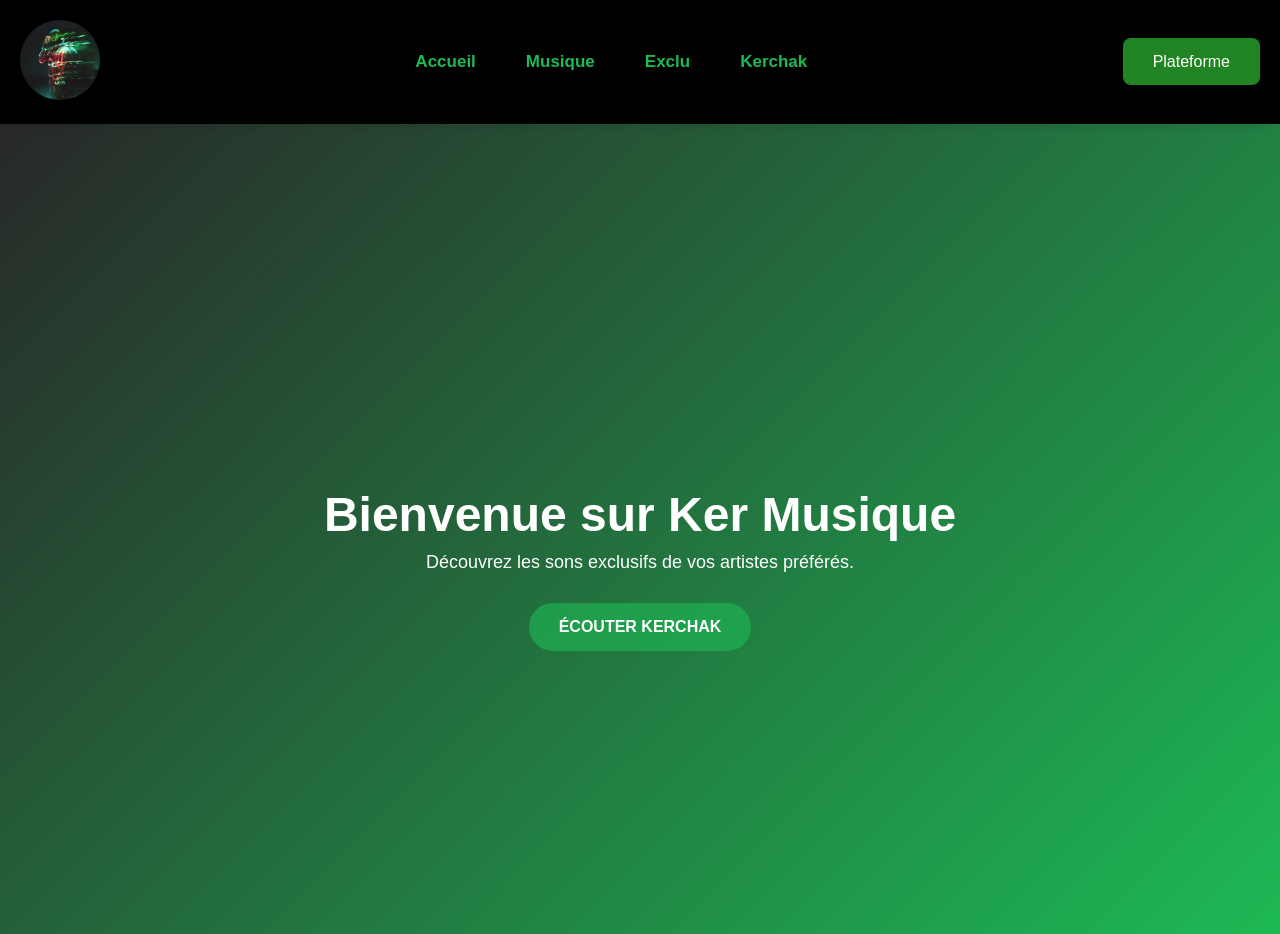
<file: home/index.html>
<!DOCTYPE html><html lang="en"> <head><meta charset="UTF-8"><meta name="viewport" content="width=device-width, initial-scale=1.0"><title> KERCHAK </title><link rel="icon" href="/favicon.svg"><style>body{background:#000;margin:0;padding:0}header[data-astro-cid-brnmlqob]{display:flex;justify-content:space-between;align-items:center;padding:20px;background-color:#000;box-shadow:0 2px 10px #0000001a;border-bottom-left-radius:20px;border-bottom-right-radius:20px;position:relative;z-index:10}.logo[data-astro-cid-brnmlqob] img[data-astro-cid-brnmlqob]{max-height:80px;border-radius:40px}nav[data-astro-cid-brnmlqob] ul[data-astro-cid-brnmlqob]{display:flex;list-style:none}nav[data-astro-cid-brnmlqob] ul[data-astro-cid-brnmlqob] li[data-astro-cid-brnmlqob]{margin:0 15px;padding:10px;transition:transform .3s ease,background-color .3s ease;color:#1db954}nav[data-astro-cid-brnmlqob] ul[data-astro-cid-brnmlqob] li[data-astro-cid-brnmlqob]:hover{background-color:#0000001a;transform:translateY(-5px)}nav[data-astro-cid-brnmlqob] ul[data-astro-cid-brnmlqob] li[data-astro-cid-brnmlqob] a[data-astro-cid-brnmlqob]{text-decoration:none;font-weight:700;color:#1db954;transition:color .3s ease;font-size:17px}nav[data-astro-cid-brnmlqob] ul[data-astro-cid-brnmlqob] li[data-astro-cid-brnmlqob] a[data-astro-cid-brnmlqob]:hover{color:#004721}.cta[data-astro-cid-brnmlqob] .btn[data-astro-cid-brnmlqob]{background-color:#40fe4185;color:#fff;padding:15px 30px;text-decoration:none;border-radius:8px;transition:background-color .3s,transform .3s ease;position:relative}.cta[data-astro-cid-brnmlqob] .btn[data-astro-cid-brnmlqob]:hover{transform:translateY(-30px);transition:transform .3s ease,background-color .3s ease}[data-astro-cid-brnmlqob]{margin:0;padding:0;box-sizing:border-box}body,html{height:100%;font-family:Arial,sans-serif}.hero[data-astro-cid-brnmlqob]{background:linear-gradient(135deg,#282828,#1db954);color:#fff;display:flex;justify-content:center;align-items:center;height:90vh;padding-top:80px;text-align:center}.hero-container[data-astro-cid-brnmlqob]{max-width:800px}.hero[data-astro-cid-brnmlqob] h2[data-astro-cid-brnmlqob]{font-size:48px;margin-bottom:10px}.hero[data-astro-cid-brnmlqob] p[data-astro-cid-brnmlqob]{font-size:18px;margin-bottom:30px}.btn-cta[data-astro-cid-brnmlqob]{display:inline-block;padding:15px 30px;background-color:#1db9549e;color:#fff;border-radius:30px;text-transform:uppercase;font-weight:700;text-decoration:none;transition:background-color .3s ease}.btn-cta[data-astro-cid-brnmlqob]:hover{background-color:#1aa34a9d}
</style></head> <body> <!--Header --> <header data-astro-cid-brnmlqob> <div class="logo" data-astro-cid-brnmlqob> <img src="/Assets/Ker.png" alt="Logo du site" data-astro-cid-brnmlqob> </div> <nav data-astro-cid-brnmlqob> <ul data-astro-cid-brnmlqob> <li data-astro-cid-brnmlqob><a href="/home.html" data-astro-cid-brnmlqob>Accueil</a></li> <li data-astro-cid-brnmlqob><a href="/musique.html" data-astro-cid-brnmlqob>Musique</a></li> <li data-astro-cid-brnmlqob><a href="#" data-astro-cid-brnmlqob>Exclu</a></li> <li data-astro-cid-brnmlqob><a href="#" data-astro-cid-brnmlqob>Kerchak</a></li> </ul> </nav> <div class="cta" data-astro-cid-brnmlqob> <a href="#" class="btn" data-astro-cid-brnmlqob>Plateforme</a> </div> </header> <section class="hero" data-astro-cid-brnmlqob> <div class="hero-container" data-astro-cid-brnmlqob> <h2 data-astro-cid-brnmlqob>Bienvenue sur Ker Musique</h2> <p data-astro-cid-brnmlqob>Découvrez les sons exclusifs de vos artistes préférés.</p> <a href="#kerchak-music" class="btn-cta" data-astro-cid-brnmlqob>Écouter Kerchak</a> </div> </section> <link rel="icon" type="image/png" href="../../public/Assets/icon.svg">   <!-- footer -->  </body></html>
</file>
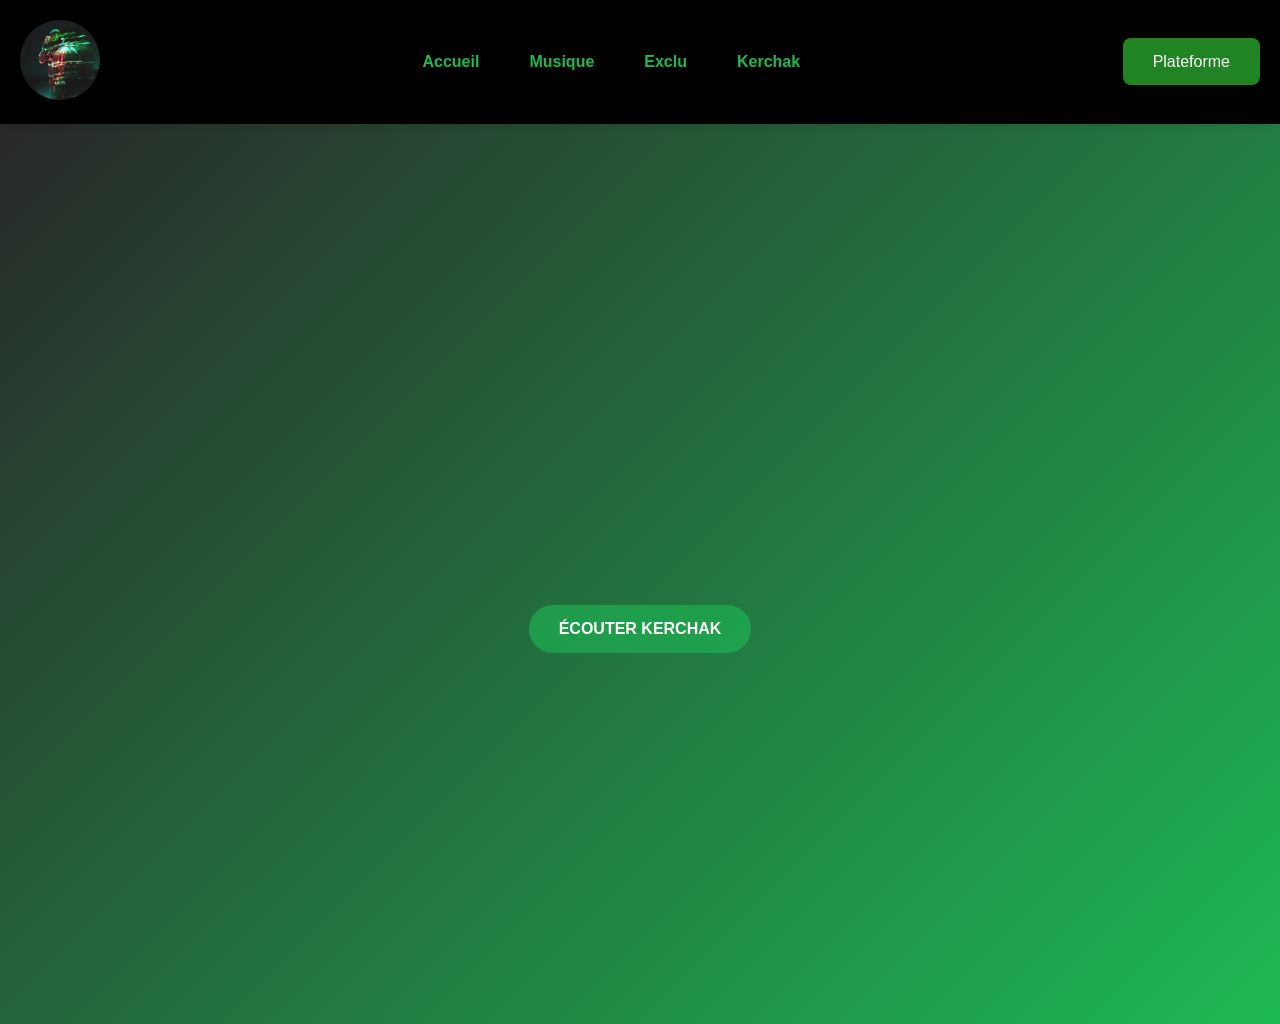
<file: musique/index.html>
<!DOCTYPE html><style>body{background:#000;margin:0;padding:0}header[data-astro-cid-brnmlqob]{display:flex;justify-content:space-between;align-items:center;padding:20px;background-color:#000;box-shadow:0 2px 10px #0000001a;border-bottom-left-radius:20px;border-bottom-right-radius:20px;position:relative;z-index:10}.logo[data-astro-cid-brnmlqob] img[data-astro-cid-brnmlqob]{max-height:80px;border-radius:40px}nav[data-astro-cid-brnmlqob] ul[data-astro-cid-brnmlqob]{display:flex;list-style:none}nav[data-astro-cid-brnmlqob] ul[data-astro-cid-brnmlqob] li[data-astro-cid-brnmlqob]{margin:0 15px;padding:10px;transition:transform .3s ease,background-color .3s ease;color:#1db954}nav[data-astro-cid-brnmlqob] ul[data-astro-cid-brnmlqob] li[data-astro-cid-brnmlqob]:hover{background-color:#0000001a;transform:translateY(-5px)}nav[data-astro-cid-brnmlqob] ul[data-astro-cid-brnmlqob] li[data-astro-cid-brnmlqob] a[data-astro-cid-brnmlqob]{text-decoration:none;font-weight:700;color:#1db954;transition:color .3s ease;font-size:17px}nav[data-astro-cid-brnmlqob] ul[data-astro-cid-brnmlqob] li[data-astro-cid-brnmlqob] a[data-astro-cid-brnmlqob]:hover{color:#004721}.cta[data-astro-cid-brnmlqob] .btn[data-astro-cid-brnmlqob]{background-color:#40fe4185;color:#fff;padding:15px 30px;text-decoration:none;border-radius:8px;transition:background-color .3s,transform .3s ease;position:relative}.cta[data-astro-cid-brnmlqob] .btn[data-astro-cid-brnmlqob]:hover{transform:translateY(-30px);transition:transform .3s ease,background-color .3s ease}[data-astro-cid-brnmlqob]{margin:0;padding:0;box-sizing:border-box}body,html{height:100%;font-family:Arial,sans-serif}.hero[data-astro-cid-brnmlqob]{background:linear-gradient(135deg,#282828,#1db954);color:#fff;display:flex;justify-content:center;align-items:center;height:90vh;padding-top:80px;text-align:center}.hero-container[data-astro-cid-brnmlqob]{max-width:800px}.hero[data-astro-cid-brnmlqob] h2[data-astro-cid-brnmlqob]{font-size:48px;margin-bottom:10px}.hero[data-astro-cid-brnmlqob] p[data-astro-cid-brnmlqob]{font-size:18px;margin-bottom:30px}.btn-cta[data-astro-cid-brnmlqob]{display:inline-block;padding:15px 30px;background-color:#1db9549e;color:#fff;border-radius:30px;text-transform:uppercase;font-weight:700;text-decoration:none;transition:background-color .3s ease}.btn-cta[data-astro-cid-brnmlqob]:hover{background-color:#1aa34a9d}
header[data-astro-cid-f4a4qlen]{display:flex;justify-content:space-between;align-items:center;padding:20px;background-color:#000;box-shadow:0 2px 10px #0000001a;border-bottom-left-radius:20px;border-bottom-right-radius:20px;position:relative;z-index:10}.logo[data-astro-cid-f4a4qlen] img[data-astro-cid-f4a4qlen]{max-height:80px;border-radius:40px}nav[data-astro-cid-f4a4qlen] ul[data-astro-cid-f4a4qlen]{display:flex;list-style:none}nav[data-astro-cid-f4a4qlen] ul[data-astro-cid-f4a4qlen] li[data-astro-cid-f4a4qlen]{margin:0 15px;padding:10px;transition:transform .3s ease,background-color .3s ease;color:#1db954}nav[data-astro-cid-f4a4qlen] ul[data-astro-cid-f4a4qlen] li[data-astro-cid-f4a4qlen]:hover{background-color:#0000001a;transform:translateY(-5px)}nav[data-astro-cid-f4a4qlen] ul[data-astro-cid-f4a4qlen] li[data-astro-cid-f4a4qlen] a[data-astro-cid-f4a4qlen]{text-decoration:none;font-weight:700;color:#1db954;transition:color .3s ease}nav[data-astro-cid-f4a4qlen] ul[data-astro-cid-f4a4qlen] li[data-astro-cid-f4a4qlen] a[data-astro-cid-f4a4qlen]:hover{color:#000}.cta[data-astro-cid-f4a4qlen] .btn[data-astro-cid-f4a4qlen]{background-color:#40fe4185;color:#fff;padding:15px 30px;text-decoration:none;border-radius:8px;transition:background-color .3s,transform .3s ease;position:relative}.cta[data-astro-cid-f4a4qlen] .btn[data-astro-cid-f4a4qlen]:hover{transform:translateY(-30px);transition:transform .3s ease,background-color .3s ease}[data-astro-cid-f4a4qlen]{margin:0;padding:0;box-sizing:border-box}body,html{height:100%;font-family:Arial,sans-serif}.hero[data-astro-cid-f4a4qlen]{background:linear-gradient(135deg,#282828,#1db954);color:#fff;display:flex;justify-content:center;align-items:center;height:100vh;padding-top:80px;text-align:center}.hero-container[data-astro-cid-f4a4qlen]{max-width:800px}.hero[data-astro-cid-f4a4qlen] h2[data-astro-cid-f4a4qlen]{font-size:48px;margin-bottom:10px}.hero[data-astro-cid-f4a4qlen] p[data-astro-cid-f4a4qlen]{font-size:18px;margin-bottom:30px}.btn-cta[data-astro-cid-f4a4qlen]{display:inline-block;padding:15px 30px;background-color:#1db9549e;color:#fff;border-radius:30px;text-transform:uppercase;font-weight:700;text-decoration:none;transition:background-color .3s ease}.btn-cta[data-astro-cid-f4a4qlen]:hover{background-color:#1aa34a9d}
</style><header data-astro-cid-f4a4qlen> <div class="logo" data-astro-cid-f4a4qlen> <img src="/Assets/Ker.png" alt="Logo du site" data-astro-cid-f4a4qlen> </div> <nav data-astro-cid-f4a4qlen> <ul data-astro-cid-f4a4qlen> <li data-astro-cid-f4a4qlen><a href="/" data-astro-cid-f4a4qlen>Accueil</a></li> <li data-astro-cid-f4a4qlen><a href="/musique.html" data-astro-cid-f4a4qlen>Musique</a></li> <li data-astro-cid-f4a4qlen><a href="#" data-astro-cid-f4a4qlen>Exclu</a></li> <li data-astro-cid-f4a4qlen><a href="#" data-astro-cid-f4a4qlen>Kerchak</a></li> </ul> </nav> <div class="cta" data-astro-cid-f4a4qlen> <a href="#" class="btn" data-astro-cid-f4a4qlen>Plateforme</a> </div> </header> <section class="hero" data-astro-cid-f4a4qlen> <div class="hero-container" data-astro-cid-f4a4qlen> <h2 data-astro-cid-f4a4qlen></h2> <p data-astro-cid-f4a4qlen></p> <a href="#kerchak-music" class="btn-cta" data-astro-cid-f4a4qlen>Écouter Kerchak</a> </div> </section>
</file>
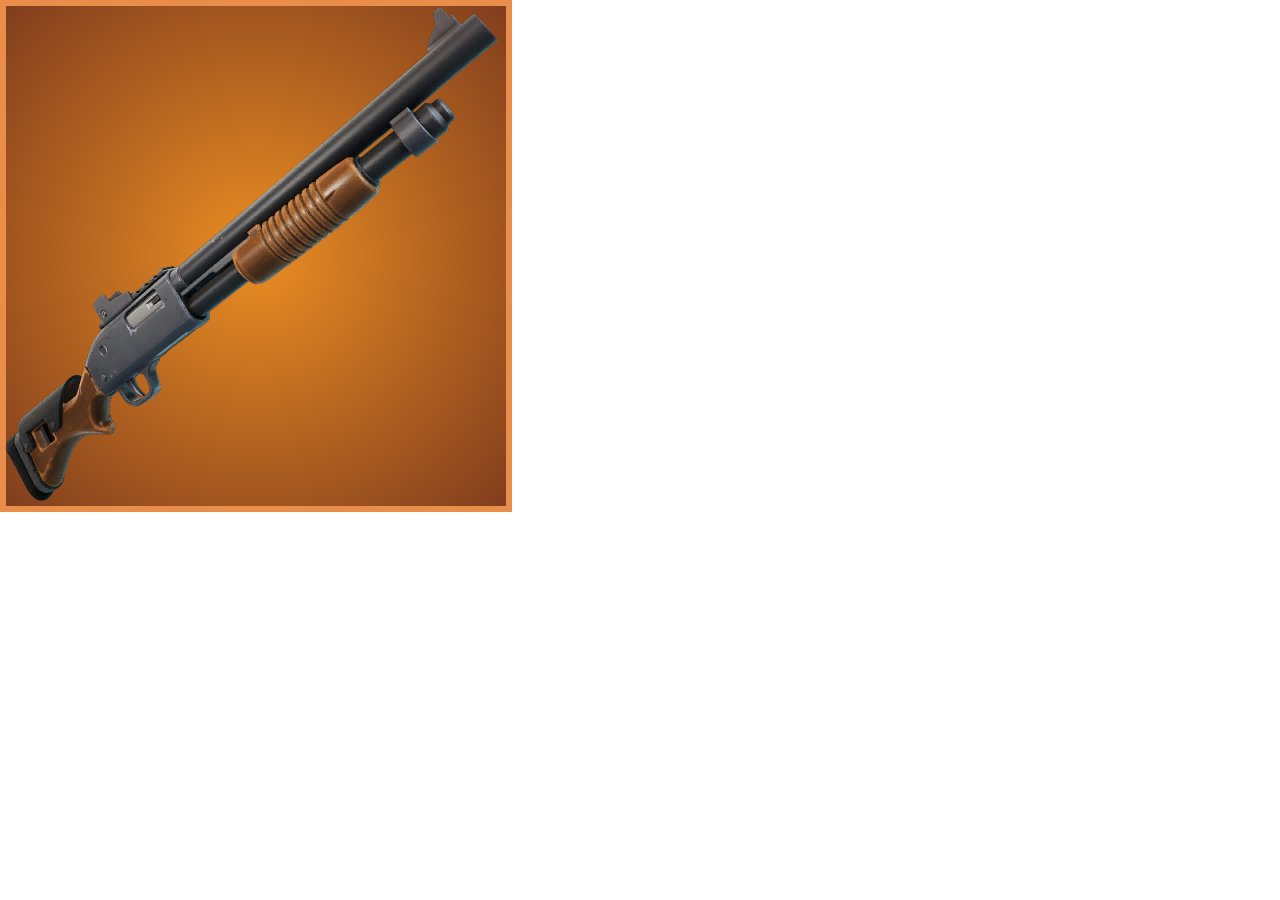
<file: arme.html>
<!DOCTYPE html>
<html lang="en">
<head>
  <meta charset="UTF-8">
  <meta name="viewport" content="width=device-width, initial-scale=1.0">
  <link rel="stylesheet" href="style.css">
  <title>Fortnite</title>
  <link rel="icon" type="image/jpg" href="assets/F.jpg">
</head>
<body>
    <img src="assets/pompe.png">

</body>
</html>
</file>
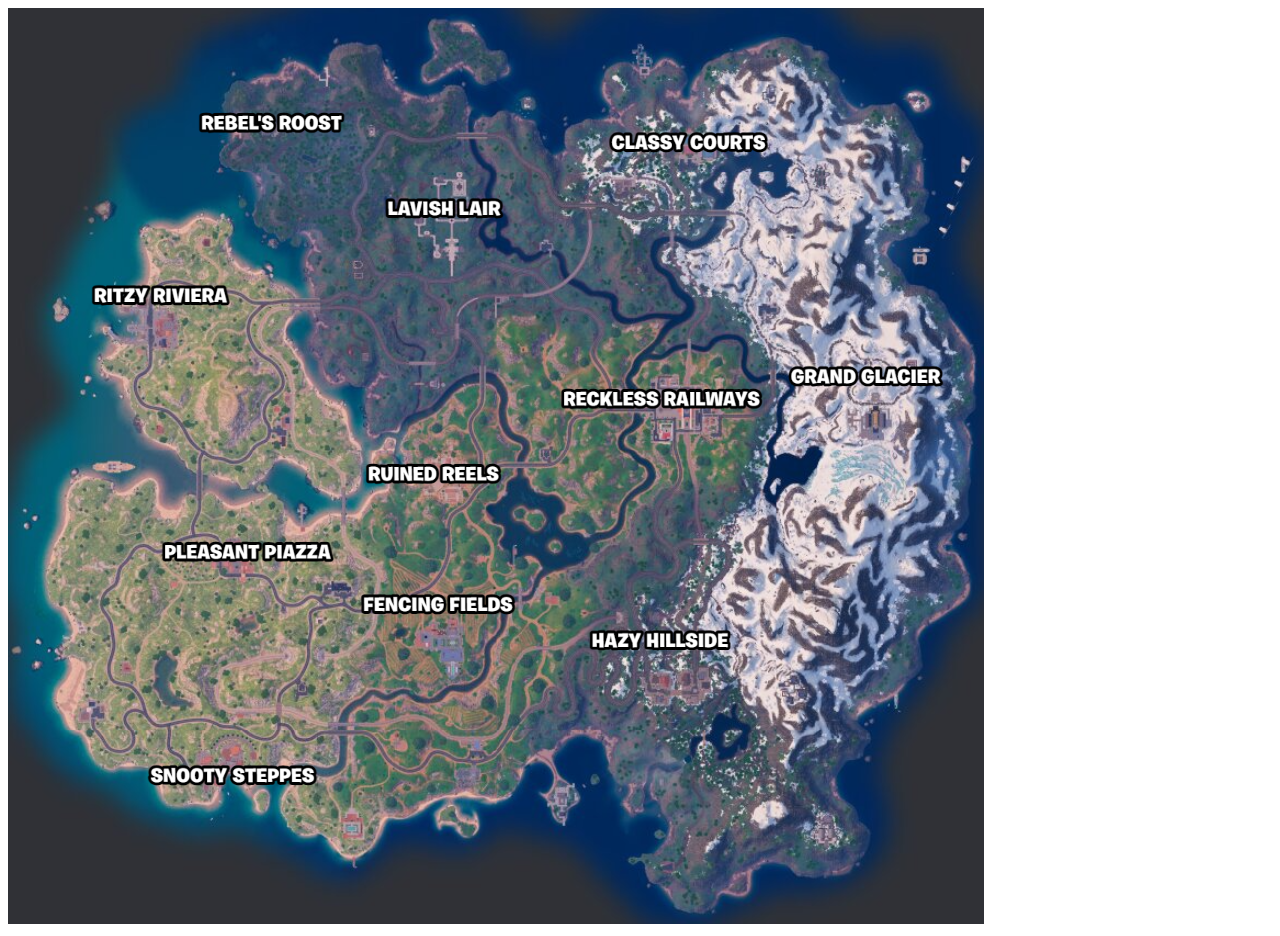
<file: carte.html>
<!DOCTYPE html>
<html lang="en">
<head>
  <meta charset="UTF-8">
  <meta name="viewport" content="width=device-width, initial-scale=1.0">
  <title>Fortnite</title>
  <link rel="icon" type="image/jpg" href="assets/F.jpg">
</head>
<body>
    <img src="assets/Capture d'écran 2024-02-10 170456.png">
    
</body>
</html>
</file>
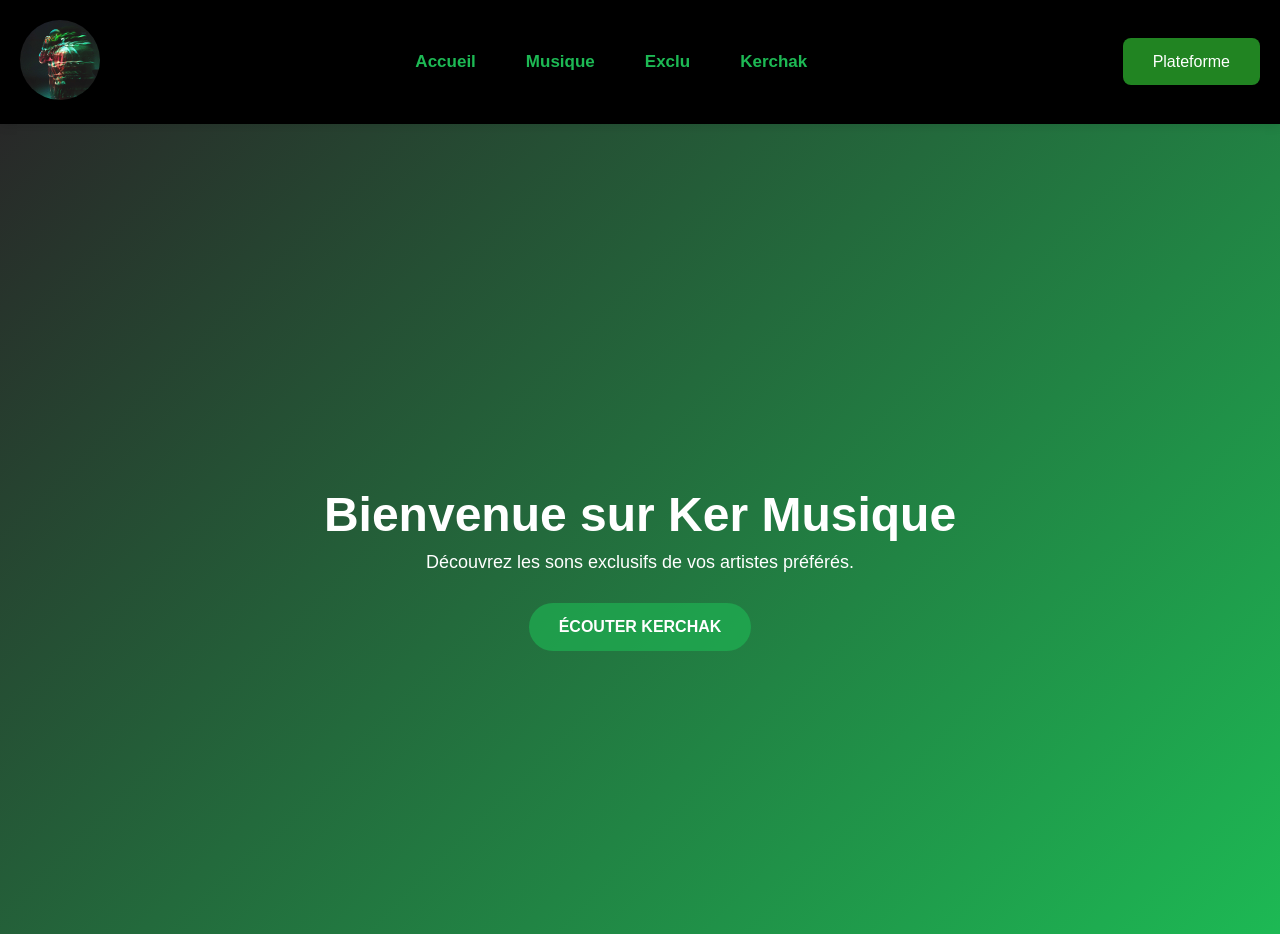
<file: home.html>
<!DOCTYPE html><html lang="en"> <head><meta charset="UTF-8"><meta name="viewport" content="width=device-width, initial-scale=1.0"><title> KERCHAK </title><link rel="icon" href="/favicon.svg"><style>@charset "UTF-8";header{display:flex;justify-content:space-between;align-items:center;padding:20px;background-color:#000;box-shadow:0 2px 10px #0000001a;position:relative;z-index:10}.logo img{max-height:80px;border-radius:40px}nav ul{display:flex;list-style:none}nav ul li{margin:0 15px;padding:10px;transition:transform .3s ease,background-color .3s ease;color:#1db954}nav ul li:hover{background-color:#0000001a;transform:translateY(-5px)}nav ul li a{text-decoration:none;font-weight:700;color:#1db954;transition:color .3s ease;font-size:17px}nav ul li a:hover{color:#004721}.cta .btn{background-color:#40fe4185;color:#fff;padding:15px 30px;text-decoration:none;border-radius:8px;transition:background-color .3s,transform .3s ease;position:relative}.cta .btn:hover{transform:translateY(-30px);transition:transform .3s ease,background-color .3s ease}*{margin:0;padding:0;box-sizing:border-box}body,html{height:100%;font-family:Arial,sans-serif}.hero{background:linear-gradient(135deg,#282828,#1db954);color:#fff;display:flex;justify-content:center;align-items:center;height:90vh;padding-top:80px;text-align:center}.hero-container{max-width:800px}.hero h2{font-size:48px;margin-bottom:10px}.hero p{font-size:18px;margin-bottom:30px}.btn-cta{display:inline-block;padding:15px 30px;background-color:#1db9549e;color:#fff;border-radius:30px;text-transform:uppercase;font-weight:700;text-decoration:none;transition:background-color .3s ease}.btn-cta:hover{background-color:#1aa34a9d}
</style></head> <body> <!--Header --> <header> <div class="logo"> <img src="/Assets/Ker.png" alt="Logo du site"> </div> <nav> <ul> <li><a href="/home.html">Accueil</a></li> <li><a href="/musique.html">Musique</a></li> <li><a href="#">Exclu</a></li> <li><a href="#">Kerchak</a></li> </ul> </nav> <div class="cta"> <a href="#" class="btn">Plateforme</a> </div> </header>  <section class="hero"> <div class="hero-container"> <h2>Bienvenue sur Ker Musique</h2> <p>Découvrez les sons exclusifs de vos artistes préférés.</p> <a href="#kerchak-music" class="btn-cta">Écouter Kerchak</a> </div> </section> <link rel="icon" type="image/png" href="../../public/Assets/icon.svg">  <!-- footer -->  </body></html>
</file>
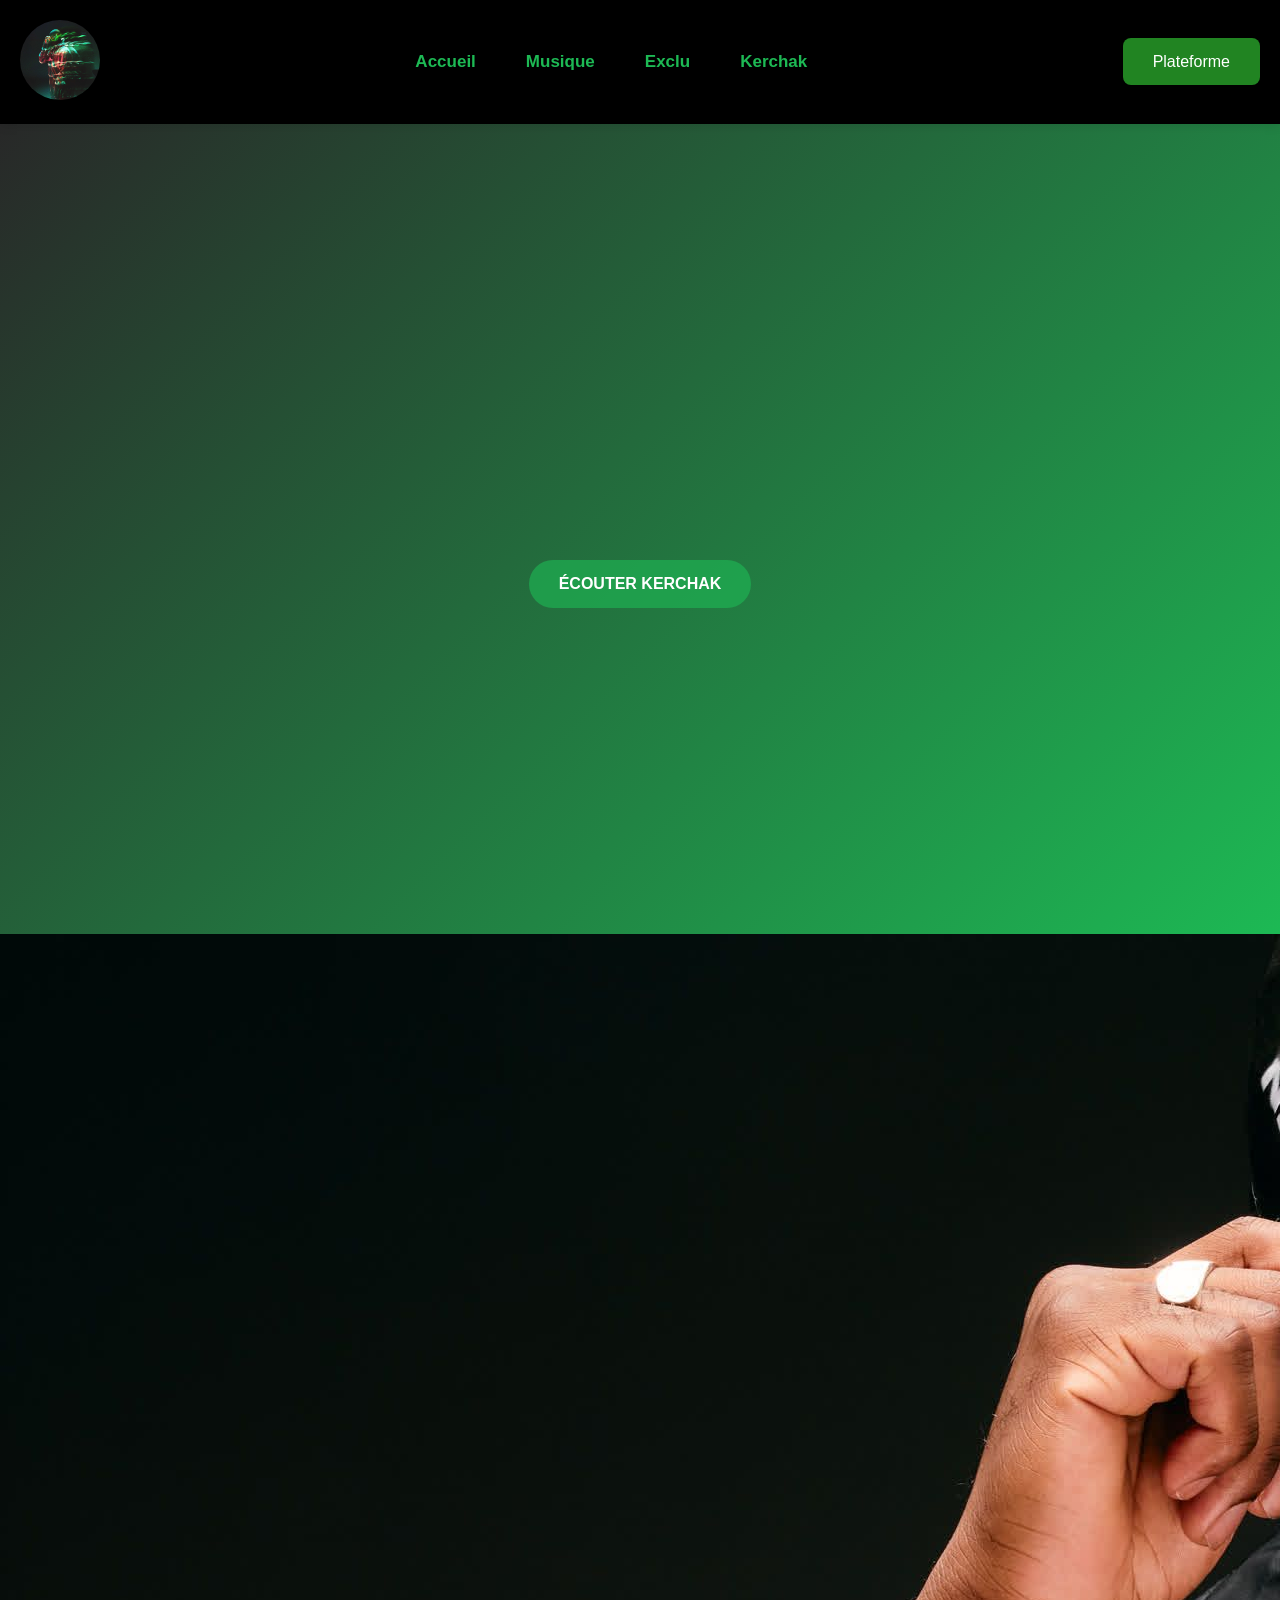
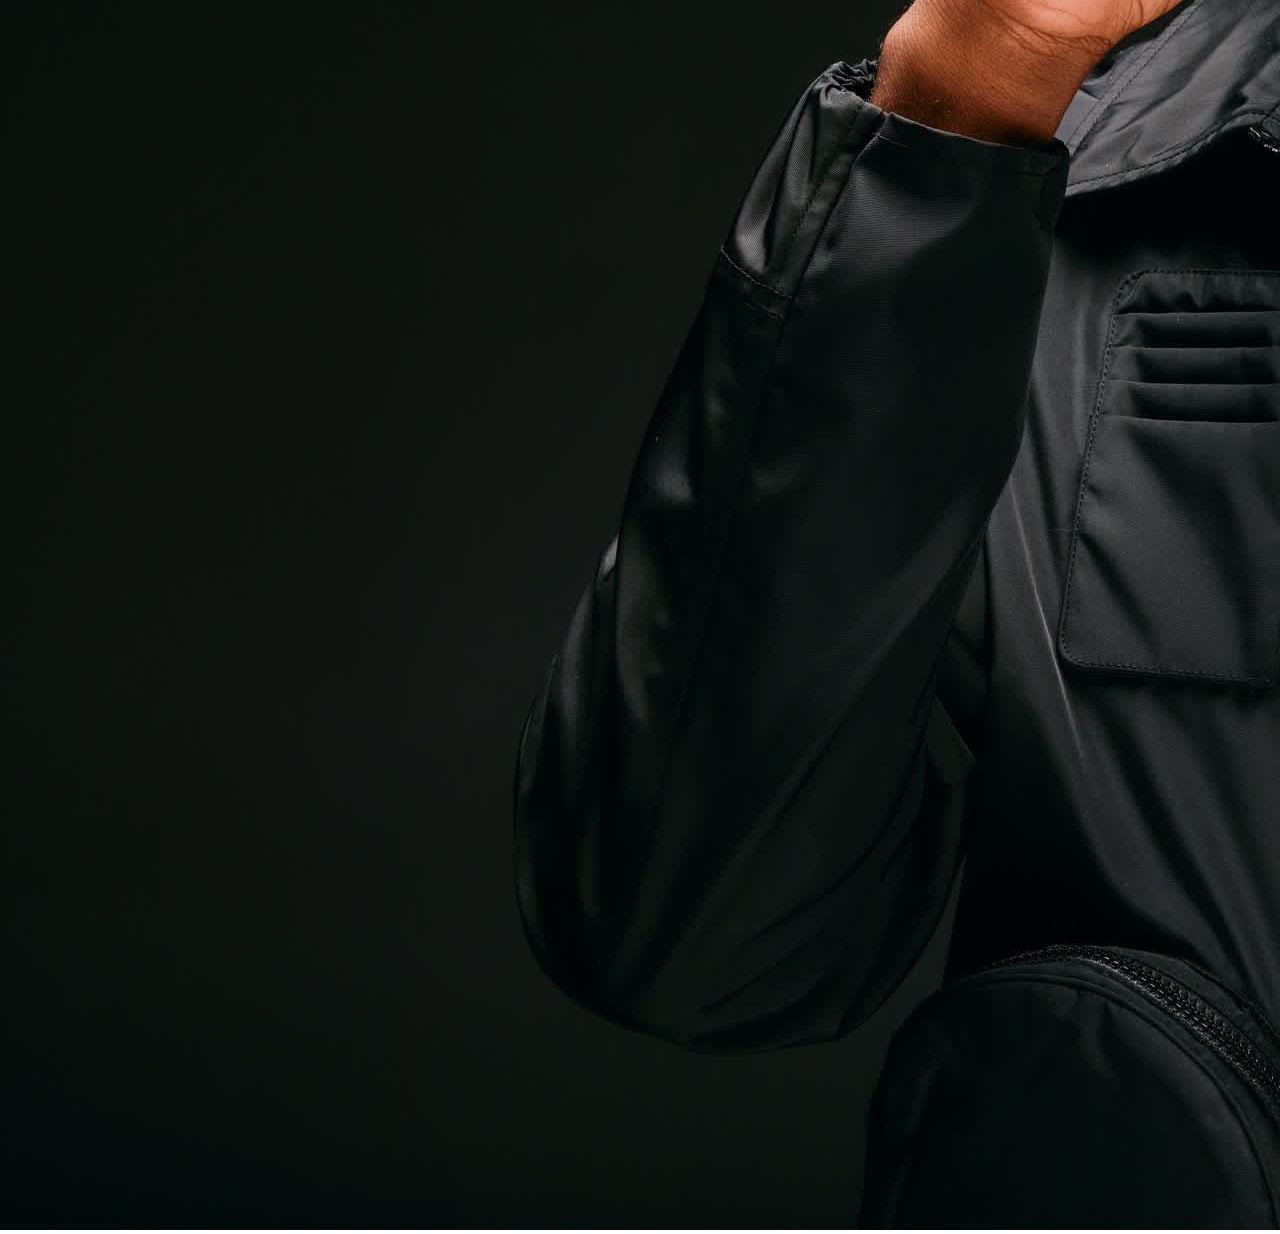
<file: musique.html>
<!DOCTYPE html><html lang="en"> <head><meta charset="UTF-8"><meta name="viewport" content="width=device-width, initial-scale=1.0"><title> KERCHAK </title><link rel="icon" href="/favicon.svg"><style>@charset "UTF-8";header{display:flex;justify-content:space-between;align-items:center;padding:20px;background-color:#000;box-shadow:0 2px 10px #0000001a;position:relative;z-index:10}.logo img{max-height:80px;border-radius:40px}nav ul{display:flex;list-style:none}nav ul li{margin:0 15px;padding:10px;transition:transform .3s ease,background-color .3s ease;color:#1db954}nav ul li:hover{background-color:#0000001a;transform:translateY(-5px)}nav ul li a{text-decoration:none;font-weight:700;color:#1db954;transition:color .3s ease;font-size:17px}nav ul li a:hover{color:#004721}.cta .btn{background-color:#40fe4185;color:#fff;padding:15px 30px;text-decoration:none;border-radius:8px;transition:background-color .3s,transform .3s ease;position:relative}.cta .btn:hover{transform:translateY(-30px);transition:transform .3s ease,background-color .3s ease}*{margin:0;padding:0;box-sizing:border-box}body,html{height:100%;font-family:Arial,sans-serif}.hero{background:linear-gradient(135deg,#282828,#1db954);color:#fff;display:flex;justify-content:center;align-items:center;height:90vh;padding-top:80px;text-align:center}.hero-container{max-width:800px}.hero h2{font-size:48px;margin-bottom:10px}.hero p{font-size:18px;margin-bottom:30px}.btn-cta{display:inline-block;padding:15px 30px;background-color:#1db9549e;color:#fff;border-radius:30px;text-transform:uppercase;font-weight:700;text-decoration:none;transition:background-color .3s ease}.btn-cta:hover{background-color:#1aa34a9d}
</style></head> <body> <!--Header --> <header> <div class="logo"> <img src="/Assets/Ker.png" alt="Logo du site"> </div> <nav> <ul> <li><a href="/home.html">Accueil</a></li> <li><a href="/musique.html">Musique</a></li> <li><a href="#">Exclu</a></li> <li><a href="#">Kerchak</a></li> </ul> </nav> <div class="cta"> <a href="#" class="btn">Plateforme</a> </div> </header>  <section class="hero"> <div class="hero-container"> <h2></h2> <p></p> <a href="#kerchak-music" class="btn-cta">Écouter Kerchak</a> </div> </section> <link rel="icon" type="image/png" href="../../public/Assets/icon.svg"> <img src="/Assets/keee.jpeg" alt="">  <!-- footer -->  </body></html>
</file>
<file: style.css>
*{
    padding: 0;
    margin: 0;
    box-sizing: border-box;
    font-family: century;
}

header{
    background-image: linear-gradient(rgba(0,0,0,0.6),rgba(0,0,0,0.6)), url(./assets/ftn.jpg);
    height: 100vh;
    background-size: cover;
    background-position: center;
}

.logo a{
    color: #fff;
    padding: 0px 20px;
    border: 1px solid #fff;
    position: absolute;
    top: 10px;
    left: 10px;
    text-transform: uppercase;
    text-decoration: none;
    font-weight: 900;
    text-shadow: rgba(0, 0, 0, 0.7);
}

.logo span{
    color: rgb(238,56,11);
    font-weight: bold;
    font-size: 2rem;
}

ul{
    list-style: none;
    float: right;
    display: flex;
    margin-top: 20px;
}

ul li a{
    text-decoration: none;
    color: #fff;
    padding: 10px 20px;
    text-transform: uppercase;
    border: 1px solid transparent;
    margin: 10px ;
    font-weight: 500;
    transition: 0.6s ease;

}

ul li a:hover{
    background: #fff;
    color: #000;
}

ul li.active a{
    background: #fff;
    color: #000;
}

.principale{
    max-width: 114rem;
    margin: 0 auto;
}

.titre{
    position: absolute;
    top: 50%;
    left: 50%;
    transform: translate(-50%,-50%);
}
.titre h1{
    color: #fff;
    font-size: 70px;
}
.bouton{
    position: absolute;
    top: 60%;
    left: 50%;
    transform: translate(-50%,-50%);
}

.bouton a{
    color: #fff;
    text-decoration: none;
    border: 1px solid #fff;
    padding: 10px 20px;
}

.btn{
    transition: 00.6s ease;
}

.btn:hover{
    background-color: #fff;
    color: #000;
}
</file>
